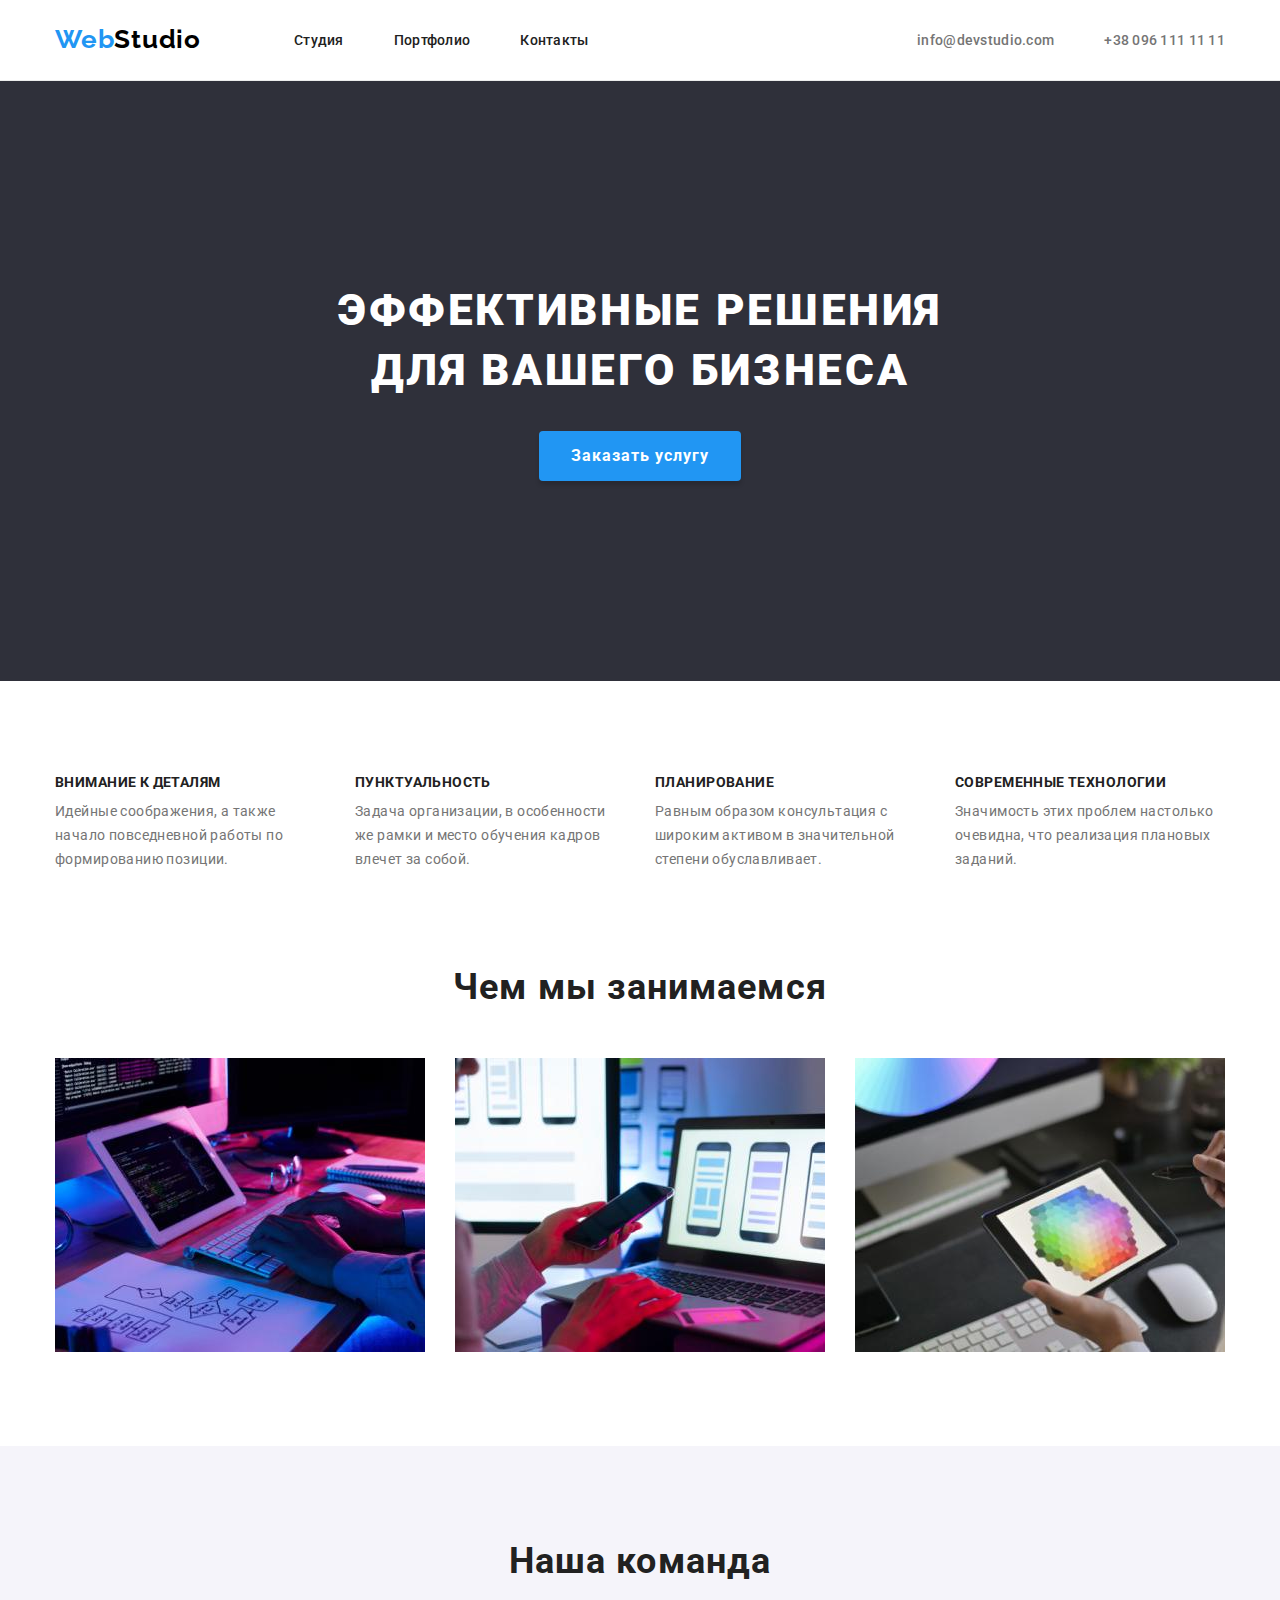
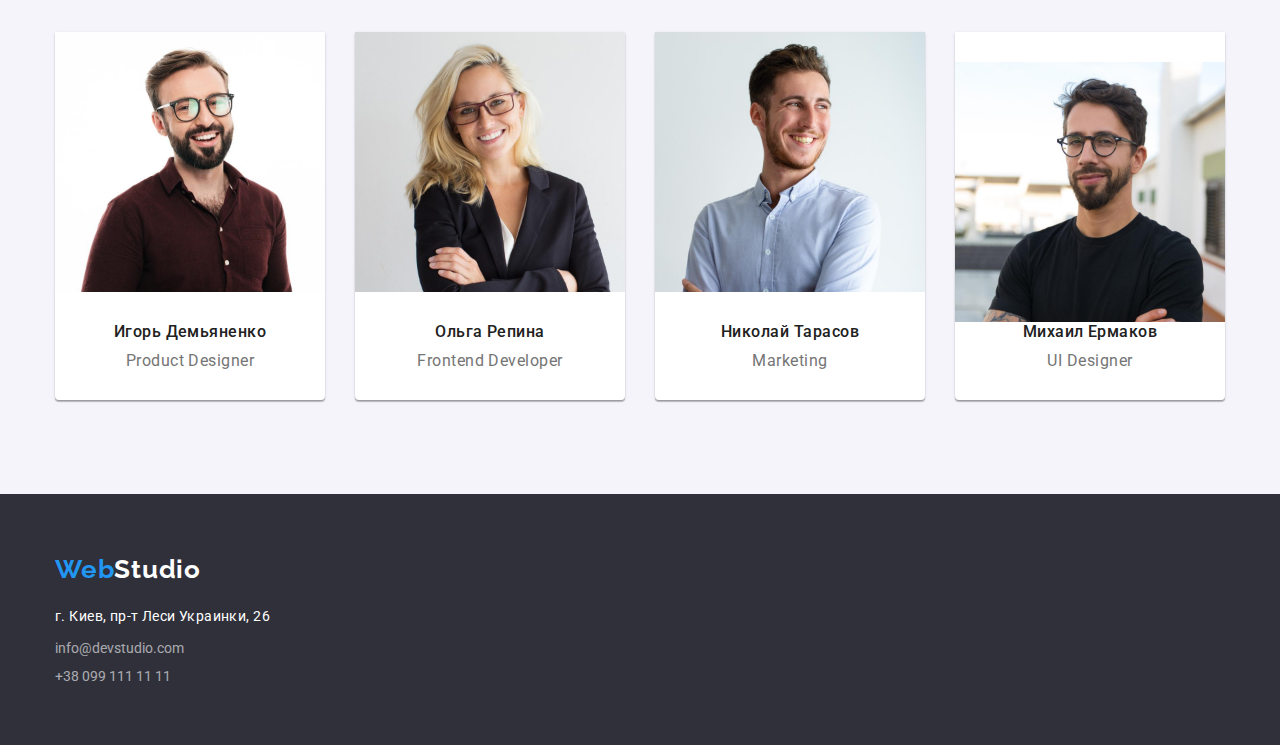
<file: index.html>
<!DOCTYPE html>
<html lang="en">

<head>
  <meta charset="UTF-8" />
  <meta http-equiv="X-UA-Compatible" content="IE=edge" />
  <meta name="viewport" content="width=device-width, initial-scale=1.0" />
  <title>WebStudio</title>
  <link rel="preconnect" href="https://fonts.googleapis.com">
  <link rel="preconnect" href="https://fonts.gstatic.com" crossorigin>
  <link href="https://fonts.googleapis.com/css2?family=Raleway:wght@700&family=Roboto:wght@400;500;700;900&display=swap"
    rel="stylesheet">
  <link rel="stylesheet" href="https://cdnjs.cloudflare.com/ajax/libs/modern-normalize/1.1.0/modern-normalize.min.css"
    integrity="sha512-wpPYUAdjBVSE4KJnH1VR1HeZfpl1ub8YT/NKx4PuQ5NmX2tKuGu6U/JRp5y+Y8XG2tV+wKQpNHVUX03MfMFn9Q=="
    crossorigin="anonymous" referrerpolicy="no-referrer" />
  <link rel="stylesheet" href="./css/styles.css">
</head>

<body>
  <header class="header">
    <div class="container header-container">
      <nav class="header-nav">
        <a class="header-logo link" href="#">Web<span>Studio</span></a>
        <ul class="header-list list">
          <li class="header-item">
            <a href="#" class="header-link link">Студия</a>
          </li>
          <li class="header-item">
            <a href="./portfolio.html" class="header-link link">Портфолио</a>
          </li>
          <li class="header-item">
            <a href="#" class="header-link link">Контакты</a>
          </li>
        </ul>
      </nav>
      <ul class="header-datas list">
        <li>
          <a class="header-data mail link" href="mailto:info@devstudio.com">info@devstudio.com</a>
        </li>
        <li>
          <a class="header-data tel link" href="tel:+380961111111">+38 096 111 11 11</a>
        </li>
      </ul>
    </div>
  </header>
  <main>
    <section class="wrapper">
      <div class="container">
        <h1 class="wrapper-title">Эффективные решения для вашего бизнеса</h1>
        <button type="button" class="wrapper-btn">Заказать услугу</button>
      </div>
    </section>
    <section class="section about">
      <div class="container">
        <h2 class="visually-hidden">Наши преимущество</h2>
        <ul class="about-list list">
          <li class="about-item">
            <h3 class="about-subtitle">Внимание к деталям</h3>
            <p class="about-subtext">
              Идейные соображения, а также начало повседневной работы по
              формированию позиции.
            </p>
          </li>
          <li class="about-item">
            <h3 class="about-subtitle">Пунктуальность</h3>
            <p class="about-subtext">
              Задача организации, в особенности же рамки и место обучения
              кадров влечет за собой.
            </p>
          </li>
          <li class="about-item">
            <h3 class="about-subtitle">Планирование</h3>
            <p class="about-subtext">
              Равным образом консультация с широким активом в значительной
              степени обуславливает.
            </p>
          </li>
          <li class="about-item">
            <h3 class="about-subtitle">Современные технологии</h3>
            <p class="about-subtext">
              Значимость этих проблем настолько очевидна, что реализация
              плановых заданий.
            </p>
          </li>
        </ul>
      </div>
    </section>
    <section class="section business">
      <div class="container">
        <h2 class="business-title">Чем мы занимаемся</h2>
        <ul class="business-list list">
          <li class="business-item">
            <img src="./images/box-1.jpg" alt="code" width="370" height="294" />
          </li>
          <li class="business-item">
            <img src="./images/box-2.jpg" alt="mobile design" width="370" height="294" />
          </li>
          <li class="business-item">
            <img src="./images/box-3.jpg" alt="art" width="370" height="294" />
          </li>
        </ul>
      </div>
    </section>
    <section class="section team">
      <div class="container">
        <h2 class="team-title">Наша команда</h2>
        <ul class="team-list list">
          <li class="team-item">
            <img src="./images/img.jpg" alt="Photo Designer" width="270" height="260" />
            <div class="position">
              <h3 class="team-name">Игорь Демьяненко</h3>
              <p class="team-job">Product Designer</p>
            </div>
          </li>
          <li class="team-item">
            <img src="./images/img-1.jpg" alt="Photo Frontend" width="270" height="260" />
            <div class="position">
              <h3 class="team-name">Ольга Репина</h3>
              <p class="team-job">Frontend Developer</p>
            </div>
          </li>
          <li class="team-item">
            <img src="./images/img-2.jpg" alt="Photo Designer" width="270" height="260" />
            <div class="position">
              <h3 class="team-name">Николай Тарасов</h3>
              <p class="team-job">Marketing</p>
            </div>
          </li>
          <li class="team-item">
            <div class="position">
              <img src="./images/img-3.jpg" alt="Photo Designer" width="270" height="260" />
              <h3 class="team-name">Михаил Ермаков</h3>
              <p class="team-job">UI Designer</p>
            </div>
          </li>
        </ul>
      </div>
    </section>
  </main>
  <footer class="footer footer-container">
    <div class="container">
      <a href="#" class="footer-logo link"><span>Web</span>Studio</a>
      <address class="footer-address">
        <ul class="footer-list list">
          <li class="footer-item">
            <a class="footer-link link" href="https://goo.gl/maps/tyRtck3SXWjBfKJK6" target="_blank"
              rel="noopener noreferrer">г. Киев, пр-т Леси Украинки, 26</a>
          </li>
          <li class="footer-item dates">
            <a href="mailto:info@devstudio.com" class="footer-date link">info@devstudio.com</a>
          </li>
          <li class="footer-item dates">
            <a href="tel:+380961111111" class="footer-date link">+38 099 111 11 11</a>
          </li>
        </ul>
      </address>
    </div>
  </footer>
</body>

</html>
</file>
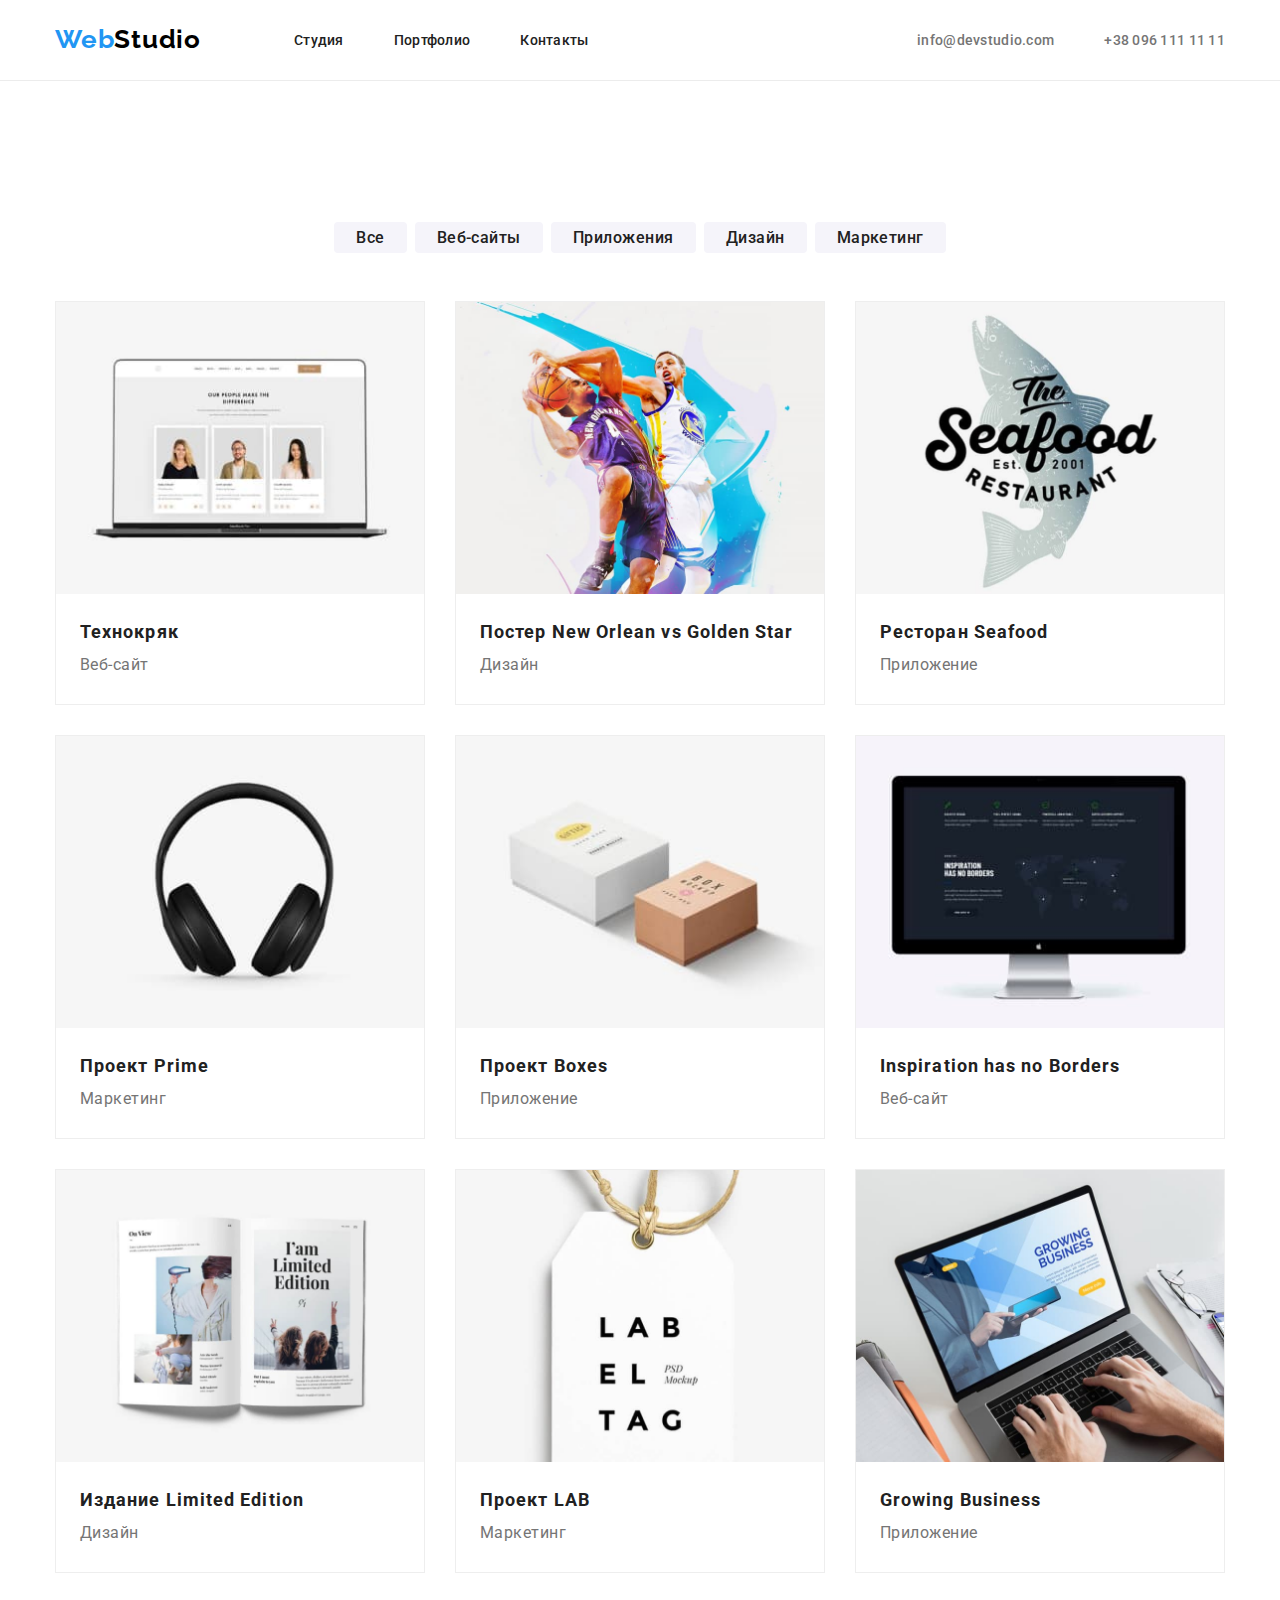
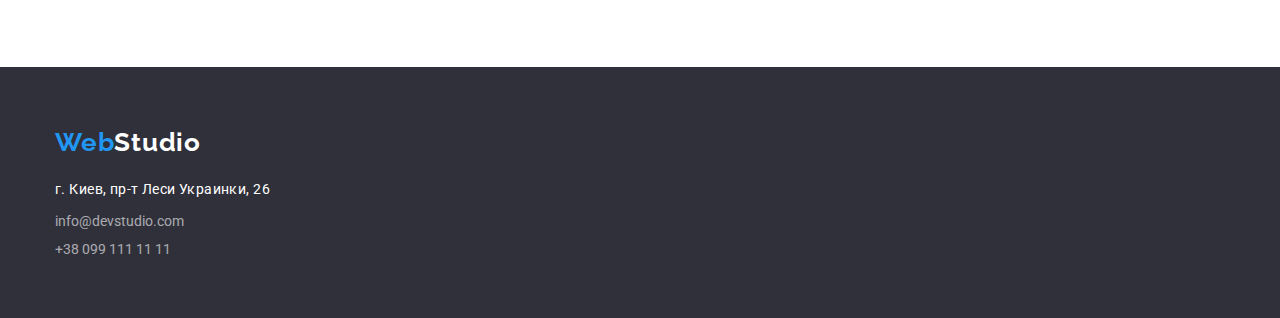
<file: portfolio.html>
<!DOCTYPE html>
<html lang="en">

<head>
    <meta charset="UTF-8">
    <meta http-equiv="X-UA-Compatible" content="IE=edge">
    <meta name="viewport" content="width=device-width, initial-scale=1.0">
    <title>Портфолио</title>
    <link rel="preconnect" href="https://fonts.googleapis.com">
    <link rel="preconnect" href="https://fonts.gstatic.com" crossorigin>
    <link
        href="https://fonts.googleapis.com/css2?family=Raleway:wght@700&family=Roboto:wght@400;500;700;900&display=swap"
        rel="stylesheet">
    <link rel="stylesheet" href="./css/styles.css">
</head>

<body>
    <header class="header">
        <div class="container header-container">
            <nav class="header-nav">
                <a class="header-logo link" href="#">Web<span>Studio</span></a>
                <ul class="header-list list">
                    <li class="header-item">
                        <a href="#" class="header-link link">Студия</a>
                    </li>
                    <li class="header-item">
                        <a href="#" class="header-link link">Портфолио</a>
                    </li>
                    <li class="header-item">
                        <a href="#" class="header-link link">Контакты</a>
                    </li>
                </ul>
            </nav>
            <ul class="header-datas list">
                <li>
                    <a class="header-data mail link" href="mailto:info@devstudio.com">info@devstudio.com</a>
                </li>
                <li>
                    <a class="header-data tel link" href="tel:+380961111111">+38 096 111 11 11</a>
                </li>
            </ul>
        </div>
    </header>
    <main>
        <section class="section">
            <div class="container container-categories">
                <ul class="categories-list categories list">
                    <li class="categorie__item"><a href="#" class="categorie-link link">Все</a></li>
                    <li class="categorie__item"><a href="#" class="categorie-link link">Веб-сайты</a></li>
                    <li class="categorie__item"><a href="#" class="categorie-link link">Приложения</a></li>
                    <li class="categorie__item"><a href="#" class="categorie-link link">Дизайн</a></li>
                    <li class="categorie__item"><a href="#" class="categorie-link link">Маркетинг</a></li>
                </ul>
                <ul class="collection-list categories list">
                    <li class="collection-item">
                        <img src="./images/imgs-1.jpg" alt="Photo Designer" width="370" height="294" />
                        <div class="collection-text">
                            <h3 class="collection-name">Технокряк</h3>
                            <p class="collection-meaning">Веб-сайт</p>
                        </div>
                    </li>
                    <li class="collection-item">
                        <img src="./images/imgs-2.jpg" alt="Photo Frontend" width="370" height="294" />
                        <div class="collection-text">
                            <h3 class="collection-name">Постер New Orlean vs Golden Star</h3>
                            <p class="collection-meaning">Дизайн</p>
                        </div>
                    </li>
                    <li class="collection-item">
                        <img src="./images/imgs-3.jpg" alt="Photo Designer" width="370" height="294" />
                        <div class="collection-text">
                            <h3 class="collection-name">Ресторан Seafood</h3>
                            <p class="collection-meaning">Приложение</p>
                        </div>
                    </li>
                    <li class="collection-item">
                        <img src="./images/img-4.jpg" alt="Photo Designer" width="370" height="294" />
                        <div class="collection-text">
                            <h3 class="collection-name">Проект Prime</h3>
                            <p class="collection-meaning">Маркетинг</p>
                        </div>
                    </li>
                    <li class="collection-item">
                        <img src="./images/img-5.jpg" alt="Photo Designer" width="370" height="294" />
                        <div class="collection-text">
                            <h3 class="collection-name">Проект Boxes</h3>
                            <p class="collection-meaning">Приложение</p>
                        </div>
                    </li>
                    <li class="collection-item">
                        <img src="./images/img-6.jpg" alt="Photo Designer" width="370" height="294" />
                        <div class="collection-text">
                            <h3 class="collection-name">Inspiration has no Borders</h3>
                            <p class="collection-meaning">Веб-сайт</p>
                        </div>
                    </li>
                    <li class="collection-item">
                        <img src="./images/img-7.jpg" alt="Photo Designer" width="370" height="294" />
                        <div class="collection-text">
                            <h3 class="collection-name">Издание Limited Edition</h3>
                            <p class="collection-meaning">Дизайн</p>
                        </div>
                    </li>
                    <li class="collection-item">
                        <img src="./images/img-8.jpg" alt="Photo Designer" width="370" height="294" />
                        <div class="collection-text">
                            <h3 class="collection-name">Проект LAB</h3>
                            <p class="collection-meaning">Маркетинг</p>
                        </div>
                    </li>
                    <li class="collection-item">
                        <img src="./images/img-9.jpg" alt="Photo Designer" width="370" height="294" />
                        <div class="collection-text">
                            <h3 class="collection-name">Growing Business</h3>
                            <p class="collection-meaning">Приложение</p>
                        </div>
                    </li>
                </ul>
            </div>
        </section>
    </main>
    <footer class="footer footer-container">
        <div class="container">
            <a href="#" class="footer-logo link"><span>Web</span>Studio</a>
            <address class="footer-address">
                <ul class="footer-list list">
                    <li class="footer-item">
                        <a class="footer-link link" href="https://goo.gl/maps/tyRtck3SXWjBfKJK6" target="_blank"
                            rel="noopener noreferrer">г. Киев, пр-т Леси Украинки, 26</a>
                    </li>
                    <li class="footer-item dates">
                        <a href="mailto:info@devstudio.com" class="footer-date link">info@devstudio.com</a>
                    </li>
                    <li class="footer-item dates">
                        <a href="tel:+380961111111" class="footer-date link">+38 099 111 11 11</a>
                    </li>
                </ul>
            </address>
        </div>
    </footer>
</body>

</html>
</file>
<file: css/styles.css>
:root {
    --clr-white: #FFFFFF;
    --clr-grey: #212121;
    --clr-grey-1:#2F303A;
    --clr-grey-2: #757575;
    --clr-grey-3:rgba(255, 255, 255, 0.6);
    --clr-black: #000000;
    --clr-hover: #2196F3;
}
* {
    box-sizing: border-box;
}
p, h1, h2, h3, h4, h5, h6 {
    margin: 0;
}
ul {
    margin: 0;
    padding: 0;
}
button {
    display: block;
    margin: 0 auto;
}

img {
    max-width: 100%;
    display: block;
    height: auto;
}

body {
    font-family: 'Roboto';
    color: var(--clr-grey);
    margin: 0;
}

.container {
    width: 1200px;
    padding-left: 15px;
    padding-right: 15px;
    margin: 0 auto;
}

.list {
    list-style: none;
}
.link {
    text-decoration: none;
}
.visually-hidden {
    position: absolute;
    white-space: nowrap;
    width: 1px;
    height: 1px;
    overflow: hidden;
    border: 0;
    padding: 0;
    clip: rect(0 0 0 0);
    clip-path: inset(50%);
    margin: -1px;
}
.section {
    padding-top: 94px;
    padding-bottom: 94px;
}
/* --------------- HEADER --------------- */
.header {
    border-bottom: 1px solid #ECECEC;
}
.header-container {
    display: flex;
    align-items: center;
    justify-content: space-between;
    padding-top: 24px;
    padding-bottom: 25px;
}
.header-nav {
    display: flex;
    align-items: center;
}
.header-list {
    display: flex;
}
.header-datas {
    display: flex;
}
.header-logo {
    font-family: Raleway;
    font-weight: 700;
    font-size: 26px;
    line-height: 1.19;
    letter-spacing: 0.03em;
    color: var(--clr-hover);

    margin-right: 93px;
}
.header-item {
    margin-right: 50px;
}
.header-item:last-child {
    margin-right: 0;
} 
.header-logo span {
    color: var(--clr-black);
}
.header-link {
    font-weight: 500;
    font-size: 14px;
    line-height: 1.14;
    letter-spacing: 0.02em;
    color: var(--clr-grey);
}
.active > .header-link {
    color: var(--clr-hover);
}
.header-link:hover,
.header-link:focus {
    color: var(--clr-hover);
}

.header-data {
    font-weight: 500;
    font-size: 14px;
    line-height: 1.14;
    letter-spacing: 0.02em;
    color: var(--clr-grey-2);
    margin-right: 50px;
}
.header-data:hover,
.header-data:focus {
    color: #2196F3;
}
.header-data.tel {
    margin-right: 0;
}

/* --------------- Wrapper --------------- */
.wrapper {
    padding-top: 200px;
    padding-bottom: 200px;
    background-color: var(--clr-grey-1);
}
.wrapper-title {
    font-weight: 900;
    font-size: 44px;
    line-height: 1.36;
    text-align: center;
    letter-spacing: 0.06em;
    text-transform: uppercase;
    color: var(--clr-white);
    
    margin: 0 auto;
    margin-bottom: 30px;

    width: 696px;
}
.wrapper-btn {
    font-family: Roboto;
    font-weight: 700;
    font-size: 16px;
    line-height: 1.87;
    text-align: center;
    letter-spacing: 0.06em;
    color: var(--clr-white);

    padding: 10px 32px;

    border: none;
    background-color: var(--clr-hover);
    box-shadow: 0px 4px 4px rgba(0, 0, 0, 0.15);
    border-radius: 4px; 

    cursor: pointer;
}

/* --------------- About --------------- */
.about-list {
    display: flex;
}
.about-item:not(:last-child) {
    margin-right: 30px;
}
.about-title {
    font-weight: 700;
    font-size: 36px;
    line-height: 1.17;
    text-align: center;
    letter-spacing: 0.03em;
    color: var(--clr-grey);

    display: block;
}
.about-subtitle {
    font-weight: 700;
    font-size: 14px;
    line-height: 1.14;
    letter-spacing: 0.03em;
    text-transform: uppercase;
    color: var(--clr-grey);
    margin-bottom: 10px;

}
.about-subtext {
    font-size: 14px;
    line-height: 1.71;
    letter-spacing: 0.03em;
    color: var(--clr-grey-2);

    width: 270px;
}

/* --------------- Business --------------- */
.business {
    padding-top: 0;
}
.business-title {
    font-weight: 700;
    font-size: 36px;
    line-height: 1.17;
    text-align: center;
    letter-spacing: 0.03em;
    color: var(--clr-grey);
}
.business-list {
    display: flex;
    margin-top: 50px;
}
.business-item:not(:last-child) {
    margin-right: 30px;
}
/* --------------- Team --------------- */
.team-title {
    font-weight: 700;
    font-size: 36px;
    line-height: 1.17;
    text-align: center;
    letter-spacing: 0.03em;
    color: var(--clr-grey);
}
.team {
    background-color: #F5F4FA;
}
.team-list {
    display: flex;
    margin-top: 50px;
}  
.team-item {
    background-color: var(--clr-white);
    box-shadow: 0px 1px 3px rgba(0, 0, 0, 0.12), 0px 1px 1px rgba(0, 0, 0, 0.14), 0px 2px 1px rgba(0, 0, 0, 0.2);
    border-radius: 0px 0px 4px 4px;
}

.team-item:not(:last-child){
    margin-right: 30px;
}
.position {
    padding: 30px 0;
}
.team-name {
    font-weight: 500;
    font-size: 16px;
    line-height: 1.19;
    text-align: center;
    letter-spacing: 0.03em;
    color: var(--clr-grey);

    margin-bottom: 10px;
}
.team-job {
    font-size: 16px;
    line-height: 1.14; 
    text-align: center;
    letter-spacing: 0.03em;
    color: var(--clr-grey-2);
}

/* --------------- FOTTER --------------- */
.footer {
    background-color: var(--clr-grey-1);
    padding-top: 60px;
    padding-bottom: 60px;
}
.footer-logo {
    font-family: Raleway;
    font-weight: 700;
    font-size: 26px;
    line-height: 1.19;
    letter-spacing: 0.03em;
    color: var(--clr-white);
}
.footer-logo span {
    color: var(--clr-hover);
}
address {
    margin-top: 20px;
}
.footer-list {
    font-style: normal;
}

.footer-item:not(:last-child) {
    margin-bottom: 9px;
}
.footer-link {
    font-size: 14px;
    line-height: 1.71;
    letter-spacing: 0.03em;
    color: var(--clr-white);
}
.footer-date {
    font-size: 14px;
    color: var(--clr-grey-3);
}

/* --------------- Categories --------------- */
.categories-list {
    display: flex;
    justify-content: center;
}
.categorie__item:not(:last-child){
    margin-right:8px;
}
.categorie-link {
    background: #F5F4FA;
    border-radius: 4px;

    font-weight: 500;
    font-size: 16px;
    line-height: 1.62;
    text-align: center;
    letter-spacing: 0.03em;
    color: var(--clr-grey);
    padding: 6px 22px;
}
.categorie-link:hover,
.categorie-link:focus{
    background: var(--clr-hover);
    box-shadow: 0px 3px 1px rgba(0, 0, 0, 0.1), 0px 1px 2px rgba(0, 0, 0, 0.08), 0px 2px 2px rgba(0, 0, 0, 0.12);
    border-radius: 4px;
    color: var(--clr-white);
}
.categories {
    padding-top: 50px;
}

/* --------------- Collection --------------- */
.collections {
    padding-top: 0;
}
.collection-list {
    display: flex;
    flex-wrap: wrap;
}
.collection-item {
    width: 370px;
    height: 404px;
    background: var(--clr-white);
    border: 1px solid #EEEEEE;
    margin-right: 30px;
    margin-bottom: 30px;
}

.collection-item:nth-child(3n) {
    margin-right: 0;
}
.collection-item:nth-child(n+7) {
    margin-bottom: 0;
}
.collection-text {
    padding: 20px 24px;
}
.collection-name {
    font-weight: 700;
    font-size: 18px;
    line-height: 2;
    letter-spacing: 0.06em;
    color: var(--clr-grey);
}
.collection-meaning {
    font-size: 16px;
    line-height: 1.87;
    letter-spacing: 0.03em;
    color: var(--clr-grey-2);
}
</file>
